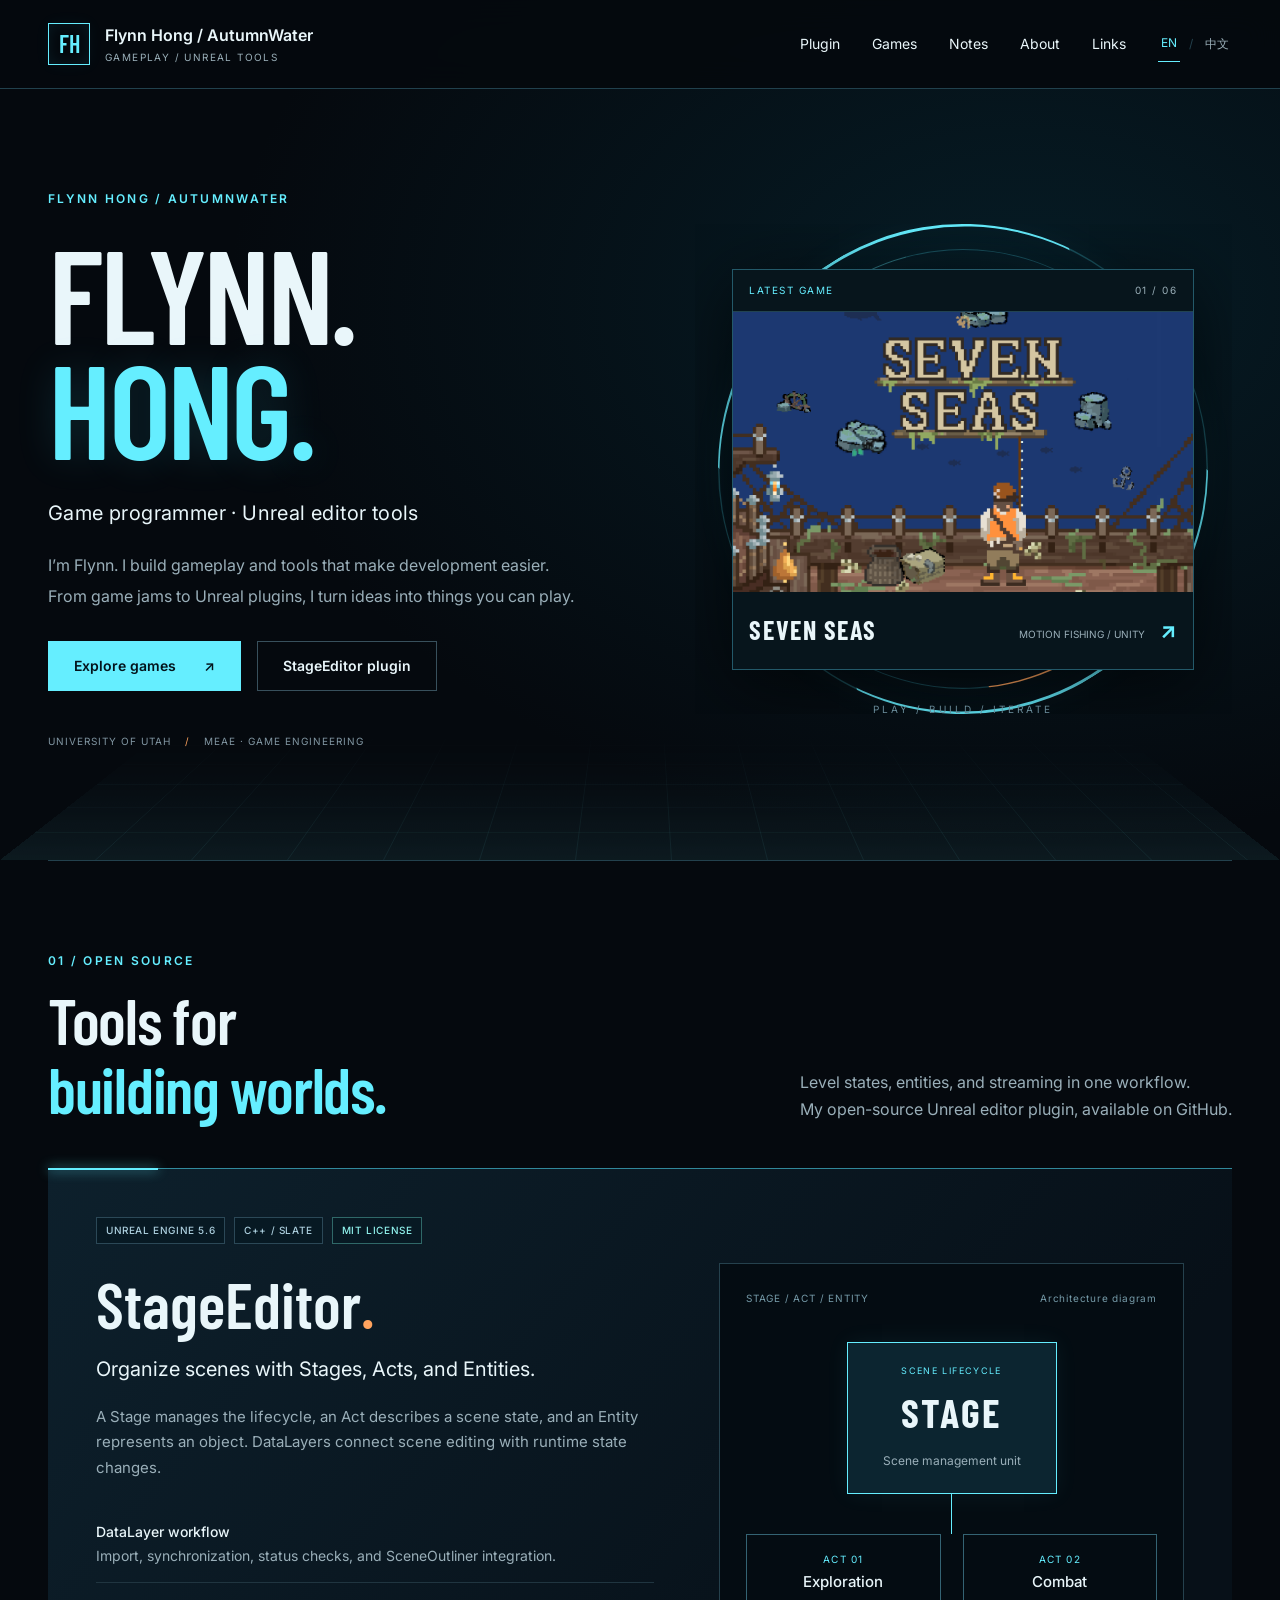
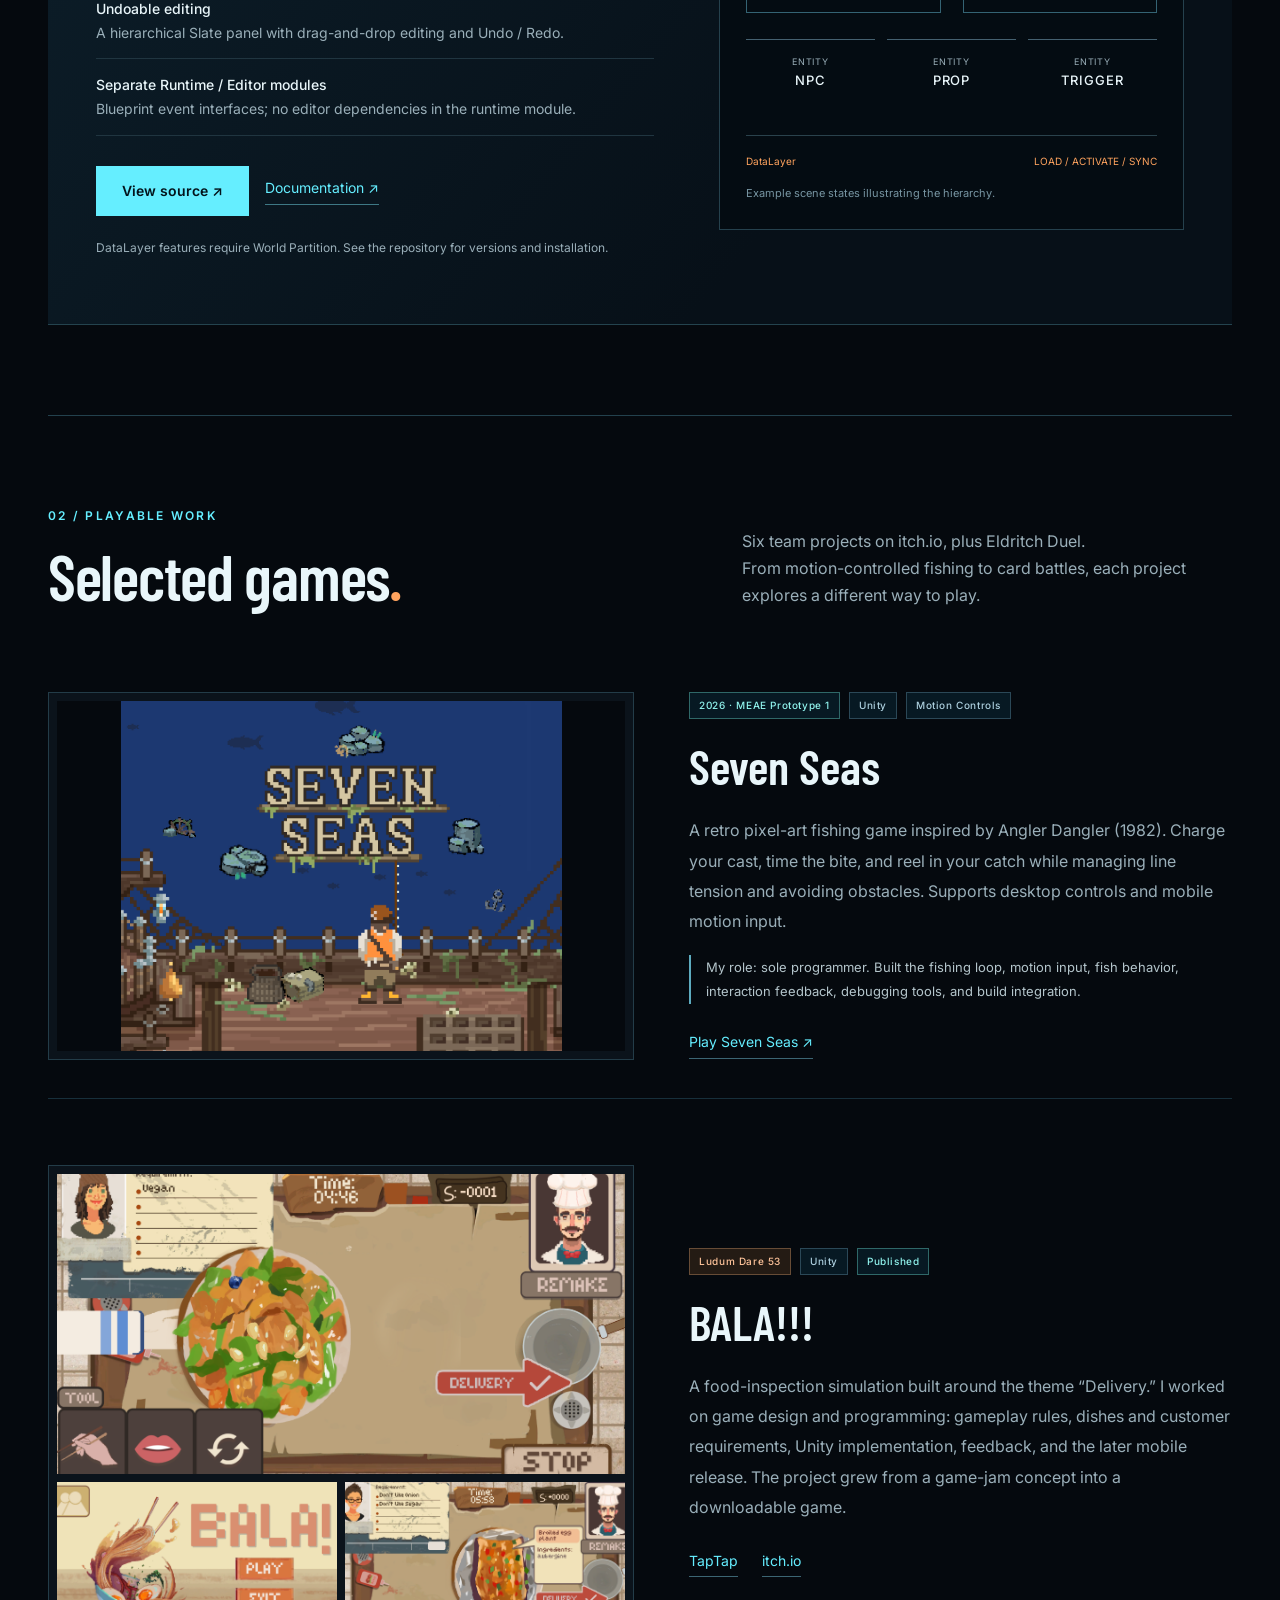
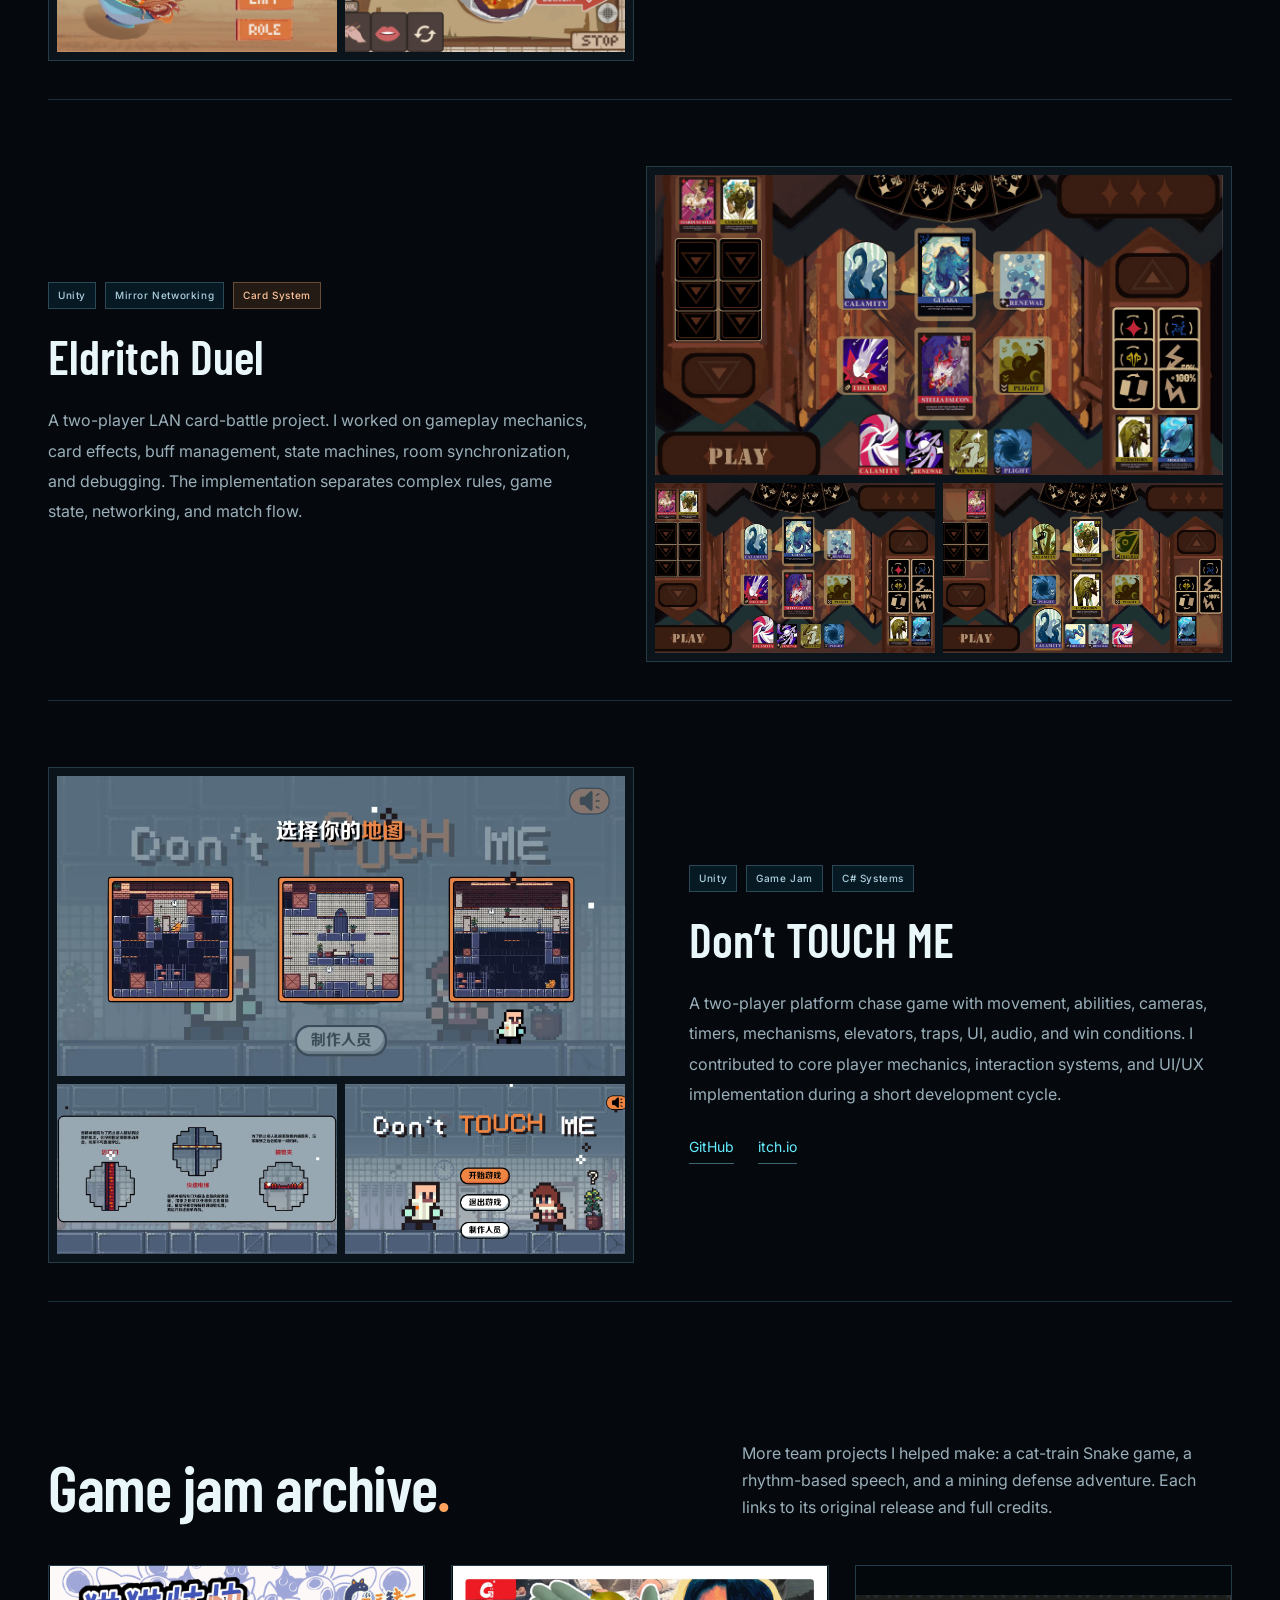
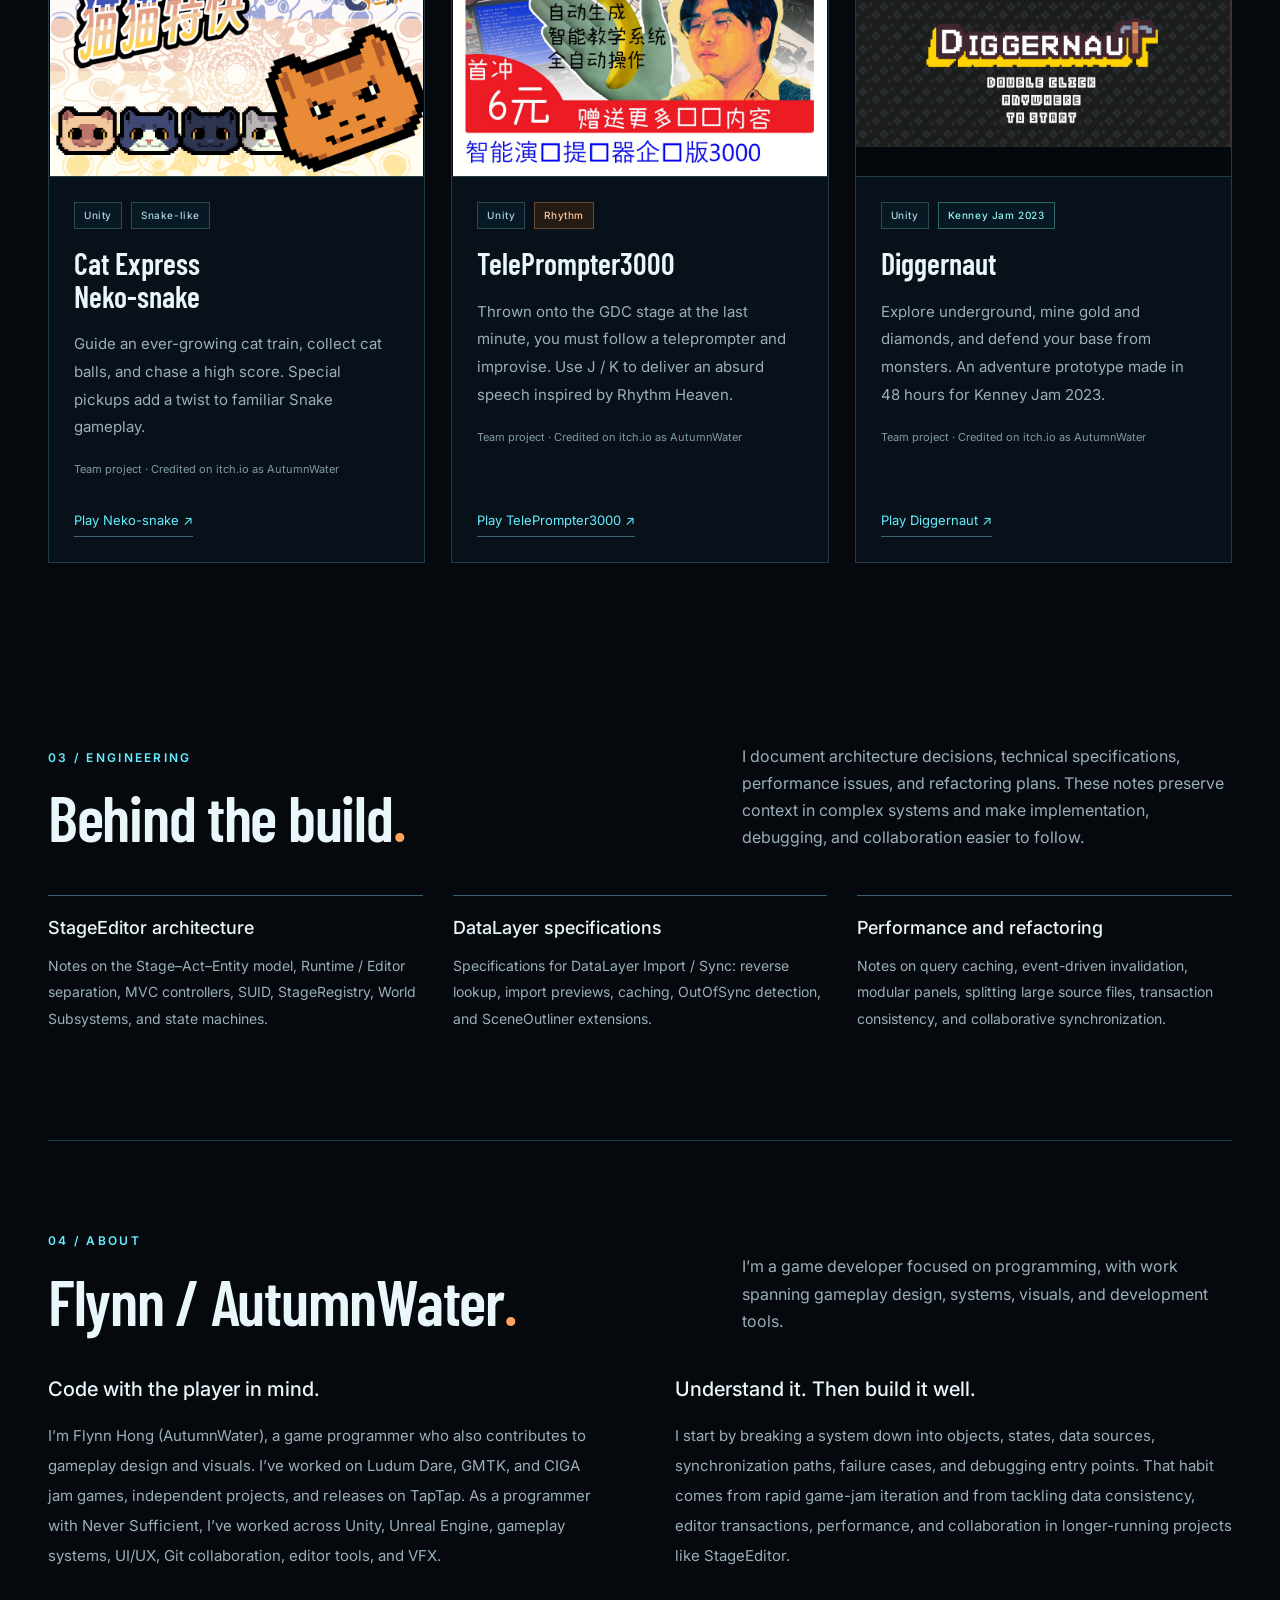
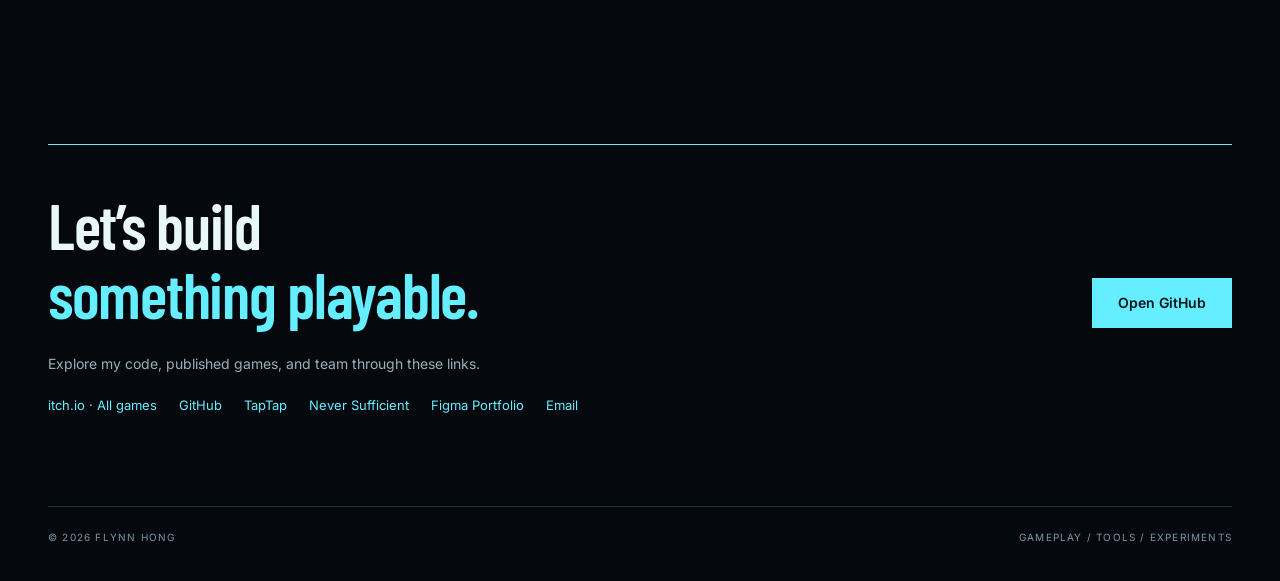
<file: index.html>
<!doctype html>
<html lang="en">
<head>
  <meta charset="utf-8">
  <meta name="viewport" content="width=device-width, initial-scale=1">
  <meta name="description" content="Flynn Hong / AutumnWater — game programmer working across Unity, Unreal Engine, gameplay systems and editor tools."><title>Flynn Hong / AutumnWater - Game Programmer Portfolio</title>
  <link rel="stylesheet" href="styles.css">
  <link rel="alternate" hreflang="en" href="https://superred-hong.github.io/">
  <link rel="alternate" hreflang="zh-CN" href="https://superred-hong.github.io/index.zh.html">
  <link rel="alternate" hreflang="x-default" href="https://superred-hong.github.io/">
  <script src="language.js" defer></script>
</head>
<body>
  <a class="skip-link" href="#main">Skip to content</a>
  <header class="nav-wrap">
    <div class="shell nav">
      <div class="brand">
        <span class="brand-mark">FH</span>
        <div>
          Flynn Hong / AutumnWater
          <small>GAMEPLAY / UNREAL TOOLS</small>
        </div>
      </div>
      <nav aria-label="Main navigation">
        <a href="#tools">Plugin</a>
        <a href="#work">Games</a>
        <a href="#notes">Notes</a>
        <a href="#about">About</a>
        <a href="#contact">Links</a>
      </nav>
      <div class="language-switch" role="group" aria-label="Language"><a href="./" lang="en" aria-current="page">EN</a><span aria-hidden="true">/</span><a href="index.zh.html" lang="zh-CN">中文</a></div>
    </div>
  </header>

  <main class="shell" id="main">
    <section class="hero" aria-labelledby="intro-title">
      <div class="hero-copy">
        <p class="eyebrow">FLYNN HONG / AUTUMNWATER</p>
        <h1 id="intro-title">FLYNN.<br><span>HONG.</span></h1>
        <p class="hero-subtitle">Game programmer · Unreal editor tools</p>
        <p class="lead">I’m Flynn. I build gameplay and tools that make development easier.<br>From game jams to Unreal plugins, I turn ideas into things you can play.</p>
        <div class="hero-actions">
          <a class="button" href="#work">Explore games <span aria-hidden="true">↗</span></a>
          <a class="button secondary" href="#tools">StageEditor plugin</a>
        </div>
        <p class="hero-footnote">UNIVERSITY OF UTAH <span>/</span> MEAE · GAME ENGINEERING</p>
      </div>
      <div class="hero-visual">
        <div class="orbit orbit-one" aria-hidden="true"></div><div class="orbit orbit-two" aria-hidden="true"></div>
        <a class="featured-signal" href="#seven-seas">
          <span class="signal-label">LATEST GAME <span>01 / 06</span></span>
          <img src="seven-seas-cover.png" alt="Seven Seas pixel-art fishing game" width="630" height="500">
          <span class="signal-caption"><strong>SEVEN SEAS</strong><span>MOTION FISHING / UNITY <b aria-hidden="true">↗</b></span></span>
        </a>
        <span class="visual-coordinate" aria-hidden="true">PLAY / BUILD / ITERATE</span>
      </div>
    </section>
    <section id="tools" class="plugin-section" aria-labelledby="plugin-title">
      <div class="section-head">
        <div><span class="section-index">01 / OPEN SOURCE</span><h2 id="plugin-title">Tools for<br><em>building worlds.</em></h2></div>
        <p>Level states, entities, and streaming in one workflow.<br>My open-source Unreal editor plugin, available on GitHub.</p>
      </div>
      <article class="plugin-spotlight">
        <div class="plugin-description">
          <div class="meta"><span class="pill">UNREAL ENGINE 5.6</span><span class="pill">C++ / SLATE</span><span class="pill green">MIT LICENSE</span></div>
          <h3>StageEditor<span class="title-dot">.</span></h3>
          <p class="plugin-intro">Organize scenes with Stages, Acts, and Entities.</p>
          <p>A Stage manages the lifecycle, an Act describes a scene state, and an Entity represents an object. DataLayers connect scene editing with runtime state changes.</p>
          <ul class="plugin-features">
            <li><strong>DataLayer workflow</strong><span>Import, synchronization, status checks, and SceneOutliner integration.</span></li>
            <li><strong>Undoable editing</strong><span>A hierarchical Slate panel with drag-and-drop editing and Undo / Redo.</span></li>
            <li><strong>Separate Runtime / Editor modules</strong><span>Blueprint event interfaces; no editor dependencies in the runtime module.</span></li>
          </ul>
          <div class="hero-actions"><a class="button" href="https://github.com/SuperRed-Hong/StageEditorRepo">View source ↗</a><a class="text-link" href="https://github.com/SuperRed-Hong/StageEditorRepo/blob/main/README.md">Documentation ↗</a></div>
          <p class="plugin-note">DataLayer features require World Partition. See the repository for versions and installation.</p>
        </div>
        <div class="architecture" aria-label="StageEditor architecture diagram: a Stage contains Acts that configure Entity states; DataLayers handle streaming.">
          <div class="architecture-head"><span>STAGE / ACT / ENTITY</span><span>Architecture diagram</span></div>
          <div class="stage-node"><small>SCENE LIFECYCLE</small><strong>STAGE</strong><span>Scene management unit</span></div>
          <div class="branch-line" aria-hidden="true"></div>
          <div class="act-row"><div><small>ACT 01</small><strong>Exploration</strong></div><div><small>ACT 02</small><strong>Combat</strong></div></div>
          <div class="entity-row"><span>ENTITY<br><b>NPC</b></span><span>ENTITY<br><b>PROP</b></span><span>ENTITY<br><b>TRIGGER</b></span></div>
          <div class="architecture-footer"><span>DataLayer</span><span>LOAD / ACTIVATE / SYNC</span></div>
          <p>Example scene states illustrating the hierarchy.</p>
        </div>
      </article>
    </section>

    <section id="work">
      <div class="section-head">
        <div><span class="section-index">02 / PLAYABLE WORK</span><h2>Selected games<span class="title-dot">.</span></h2></div>
        <p>
          Six team projects on itch.io, plus Eldritch Duel.<br>From motion-controlled fishing to card battles, each project explores a different way to play.
        </p>
      </div>

      <article class="feature" id="seven-seas">
        <div class="feature-media single seven-seas-media">
          <img src="seven-seas-cover.png" alt="Seven Seas pixel-art fishing game cover" loading="lazy" width="630" height="500">
        </div>
        <div class="feature-copy">
          <div>
            <div class="meta"><span class="pill green">2026 · MEAE Prototype 1</span><span class="pill blue">Unity</span><span class="pill">Motion Controls</span></div>
            <h3>Seven Seas</h3>
            <p>A retro pixel-art fishing game inspired by Angler Dangler (1982). Charge your cast, time the bite, and reel in your catch while managing line tension and avoiding obstacles. Supports desktop controls and mobile motion input.</p>
            <p class="game-role">My role: sole programmer. Built the fishing loop, motion input, fish behavior, interaction feedback, debugging tools, and build integration.</p>
          </div>
          <div class="work-links"><a href="https://sevenseasgames777.itch.io/sevenseas">Play Seven Seas ↗</a></div>
        </div>
      </article>

      <article class="feature">
        <div class="feature-media">
          <img class="wide" src="site-assets-itch-bala-08.png" alt="BALA gameplay interface">
          <img src="site-assets-itch-bala-06.png" alt="BALA food inspection gameplay">
          <img src="site-assets-itch-bala-09.png" alt="BALA level screenshot">
        </div>
        <div class="feature-copy">
          <div>
            <div class="meta">
              <span class="pill red">Ludum Dare 53</span>
              <span class="pill">Unity</span>
              <span class="pill green">Published</span>
            </div>
            <h3>BALA!!!</h3>
            <p>
              A food-inspection simulation built around the theme “Delivery.” I worked on game design and programming: gameplay rules, dishes and customer requirements, Unity implementation, feedback, and the later mobile release. The project grew from a game-jam concept into a downloadable game.
            </p>
          </div>
          <div class="work-links">
            <a href="https://www.taptap.cn/app/382977">TapTap</a>
            <a href="https://autumnwater.itch.io/bala">itch.io</a>
          </div>
        </div>
      </article>

      <article class="feature reverse">
        <div class="feature-copy">
          <div>
            <div class="meta">
              <span class="pill blue">Unity</span>
              <span class="pill">Mirror Networking</span>
              <span class="pill gold">Card System</span>
            </div>
            <h3>Eldritch Duel</h3>
            <p>
              A two-player LAN card-battle project. I worked on gameplay mechanics, card effects, buff management, state machines, room synchronization, and debugging. The implementation separates complex rules, game state, networking, and match flow.
            </p>
          </div>
        </div>
        <div class="feature-media">
          <img class="wide" src="site-assets-itch-eldritch-duel-gallery-eldritch-07.png" alt="Eldritch Duel battle screen">
          <img src="site-assets-itch-eldritch-duel-gallery-eldritch-14.png" alt="Eldritch Duel gameplay state">
          <img src="site-assets-itch-eldritch-duel-gallery-eldritch-15.png" alt="Eldritch Duel card battle interface">
        </div>
      </article>

      <article class="feature">
        <div class="feature-media">
          <img class="wide" src="site-assets-itch-dont-touch-me-07.jpg" alt="Don't TOUCH ME gameplay screenshot">
          <img src="site-assets-itch-dont-touch-me-08.jpg" alt="Don't TOUCH ME scene screenshot">
          <img src="site-assets-itch-dont-touch-me-12.png" alt="Don't TOUCH ME UI screenshot">
        </div>
        <div class="feature-copy">
          <div>
            <div class="meta">
              <span class="pill">Unity</span>
              <span class="pill blue">Game Jam</span>
              <span class="pill">C# Systems</span>
            </div>
            <h3>Don’t TOUCH ME</h3>
            <p>
              A two-player platform chase game with movement, abilities, cameras, timers, mechanisms, elevators, traps, UI, audio, and win conditions. I contributed to core player mechanics, interaction systems, and UI/UX implementation during a short development cycle.
            </p>
          </div>
          <div class="work-links">
            <a href="https://github.com/SuperRed-Hong/GMTKGameJam">GitHub</a>
            <a href="https://dskhao.itch.io/dont-touch-me">itch.io</a>
          </div>
        </div>
      </article>
    </section>

    <section id="more-games" aria-labelledby="more-games-title">
      <div class="section-head">
        <h2 id="more-games-title">Game jam archive<span class="title-dot">.</span></h2>
        <p>More team projects I helped make: a cat-train Snake game, a rhythm-based speech, and a mining defense adventure. Each links to its original release and full credits.</p>
      </div>
      <div class="game-library">
        <article class="game-card">
          <img src="neko-snake-cover.jpg" alt="Neko-snake game cover" loading="lazy" width="630" height="500">
          <div class="game-card-body">
            <div class="meta"><span class="pill blue">Unity</span><span class="pill">Snake-like</span></div>
            <h3>Cat Express<br>Neko-snake</h3>
            <p>Guide an ever-growing cat train, collect cat balls, and chase a high score. Special pickups add a twist to familiar Snake gameplay.</p>
            <p class="game-role">Team project · Credited on itch.io as AutumnWater</p>
            <div class="work-links"><a href="https://dskhao.itch.io/neko-snake">Play Neko-snake ↗</a></div>
          </div>
        </article>
        <article class="game-card">
          <img src="teleprompter3000-cover.jpg" alt="TelePrompter3000 rhythm game cover" loading="lazy" width="630" height="500">
          <div class="game-card-body">
            <div class="meta"><span class="pill blue">Unity</span><span class="pill gold">Rhythm</span></div>
            <h3>TelePrompter3000</h3>
            <p>Thrown onto the GDC stage at the last minute, you must follow a teleprompter and improvise. Use J / K to deliver an absurd speech inspired by Rhythm Heaven.</p>
            <p class="game-role">Team project · Credited on itch.io as AutumnWater</p>
            <div class="work-links"><a href="https://dskhao.itch.io/teleprompter3000">Play TelePrompter3000 ↗</a></div>
          </div>
        </article>
        <article class="game-card">
          <img src="diggernaut-cover.png" alt="Diggernaut mining adventure cover" loading="lazy" width="630" height="500">
          <div class="game-card-body">
            <div class="meta"><span class="pill blue">Unity</span><span class="pill green">Kenney Jam 2023</span></div>
            <h3>Diggernaut</h3>
            <p>Explore underground, mine gold and diamonds, and defend your base from monsters. An adventure prototype made in 48 hours for Kenney Jam 2023.</p>
            <p class="game-role">Team project · Credited on itch.io as AutumnWater</p>
            <div class="work-links"><a href="https://dskhao.itch.io/diggernaut">Play Diggernaut ↗</a></div>
          </div>
        </article>
      </div>
    </section>

<section id="notes">
      <div class="section-head">
        <div><span class="section-index">03 / ENGINEERING</span><h2>Behind the build<span class="title-dot">.</span></h2></div>
        <p>
          I document architecture decisions, technical specifications, performance issues, and refactoring plans. These notes preserve context in complex systems and make implementation, debugging, and collaboration easier to follow.
        </p>
      </div>
      <div class="note-grid">
        <article class="note-card">
          <h3>StageEditor architecture</h3>
          <p>Notes on the Stage–Act–Entity model, Runtime / Editor separation, MVC controllers, SUID, StageRegistry, World Subsystems, and state machines.</p>
        </article>
        <article class="note-card">
          <h3>DataLayer specifications</h3>
          <p>Specifications for DataLayer Import / Sync: reverse lookup, import previews, caching, OutOfSync detection, and SceneOutliner extensions.</p>
        </article>
        <article class="note-card">
          <h3>Performance and refactoring</h3>
          <p>Notes on query caching, event-driven invalidation, modular panels, splitting large source files, transaction consistency, and collaborative synchronization.</p>
        </article>
</div>
    </section>

    <section id="about">
      <div class="section-head">
        <div><span class="section-index">04 / ABOUT</span><h2>Flynn / AutumnWater<span class="title-dot">.</span></h2></div>
        <p>
          I’m a game developer focused on programming, with work spanning gameplay design, systems, visuals, and development tools.
        </p>
      </div>
      <div class="about-grid">
        <div class="about-panel">
          <h3>Code with the player in mind.</h3>
          <p>
            I’m Flynn Hong (AutumnWater), a game programmer who also contributes to gameplay design and visuals. I’ve worked on Ludum Dare, GMTK, and CIGA jam games, independent projects, and releases on TapTap. As a programmer with Never Sufficient, I’ve worked across Unity, Unreal Engine, gameplay systems, UI/UX, Git collaboration, editor tools, and VFX.
          </p>
        </div>
        <div class="about-panel">
          <h3>Understand it. Then build it well.</h3>
          <p>
            I start by breaking a system down into objects, states, data sources, synchronization paths, failure cases, and debugging entry points. That habit comes from rapid game-jam iteration and from tackling data consistency, editor transactions, performance, and collaboration in longer-running projects like StageEditor.
          </p>
        </div>
      </div>
    </section>

    <section id="contact">
      <div class="contact-band">
        <div>
          <h2>Let’s build<br><em>something playable.</em></h2>
          <p class="body-copy">
            Explore my code, published games, and team through these links.
          </p>
          <div class="link-list">
            <a href="https://autumnwater.itch.io/">itch.io · All games</a>
            <a href="https://github.com/SuperRed-Hong">GitHub</a>
            <a href="https://www.taptap.cn/app/382977">TapTap</a>
            <a href="https://www.neversufficient.com/">Never Sufficient</a>
            <a href="https://www.figma.com/design/6B36AbeSRW9fFag7OqaqXu/%E6%B4%AA%E7%A1%95-%E6%80%BB%E6%8E%92%E7%89%88-%E4%BF%A1%E6%81%AF%E9%A1%B5?node-id=0-1&t=k1GRHHP17CFEtzhb-1">Figma Portfolio</a>
            <a href="mailto:734005065@qq.com">Email</a>
          </div>
        </div>
        <a class="button" href="https://github.com/SuperRed-Hong">Open GitHub</a>
      </div>
    </section>
  </main>

  <footer class="shell">
    © 2026 FLYNN HONG <span>GAMEPLAY / TOOLS / EXPERIMENTS</span>
  </footer>
</body>
</html>
</file>
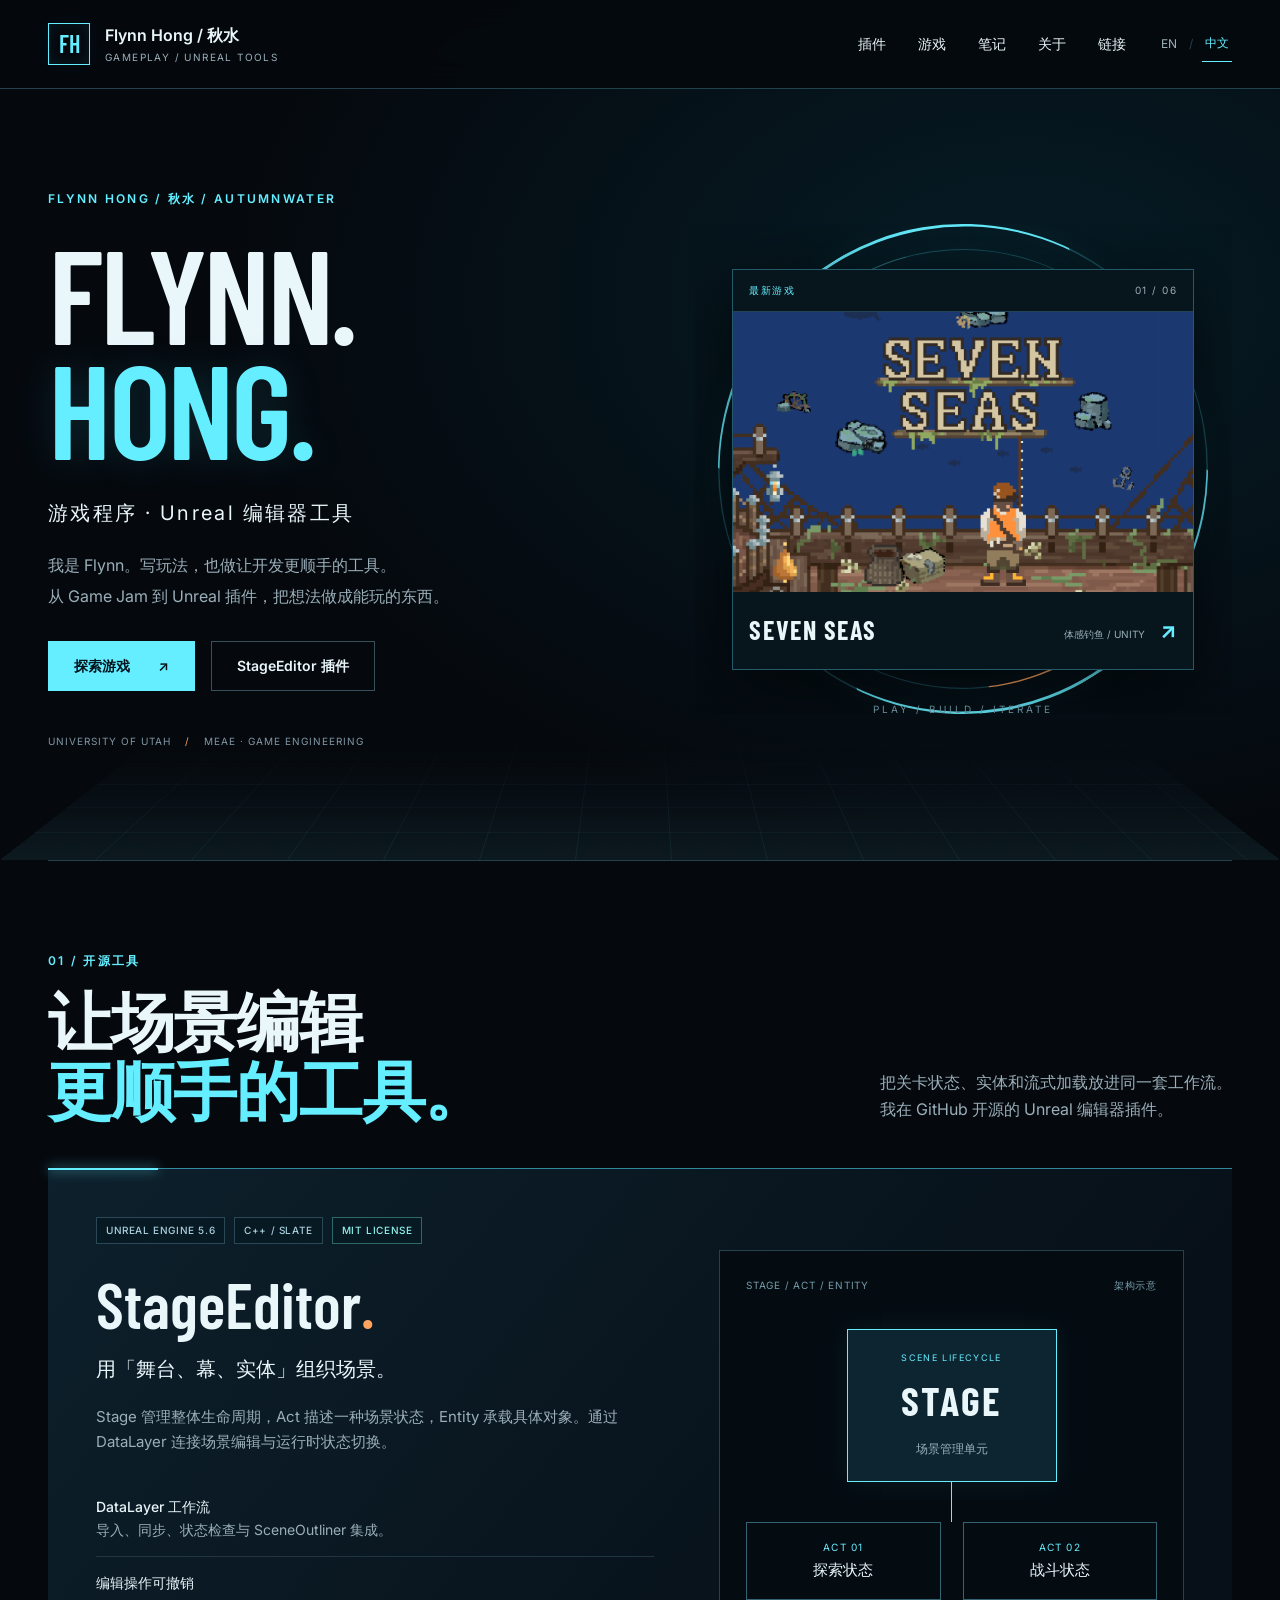
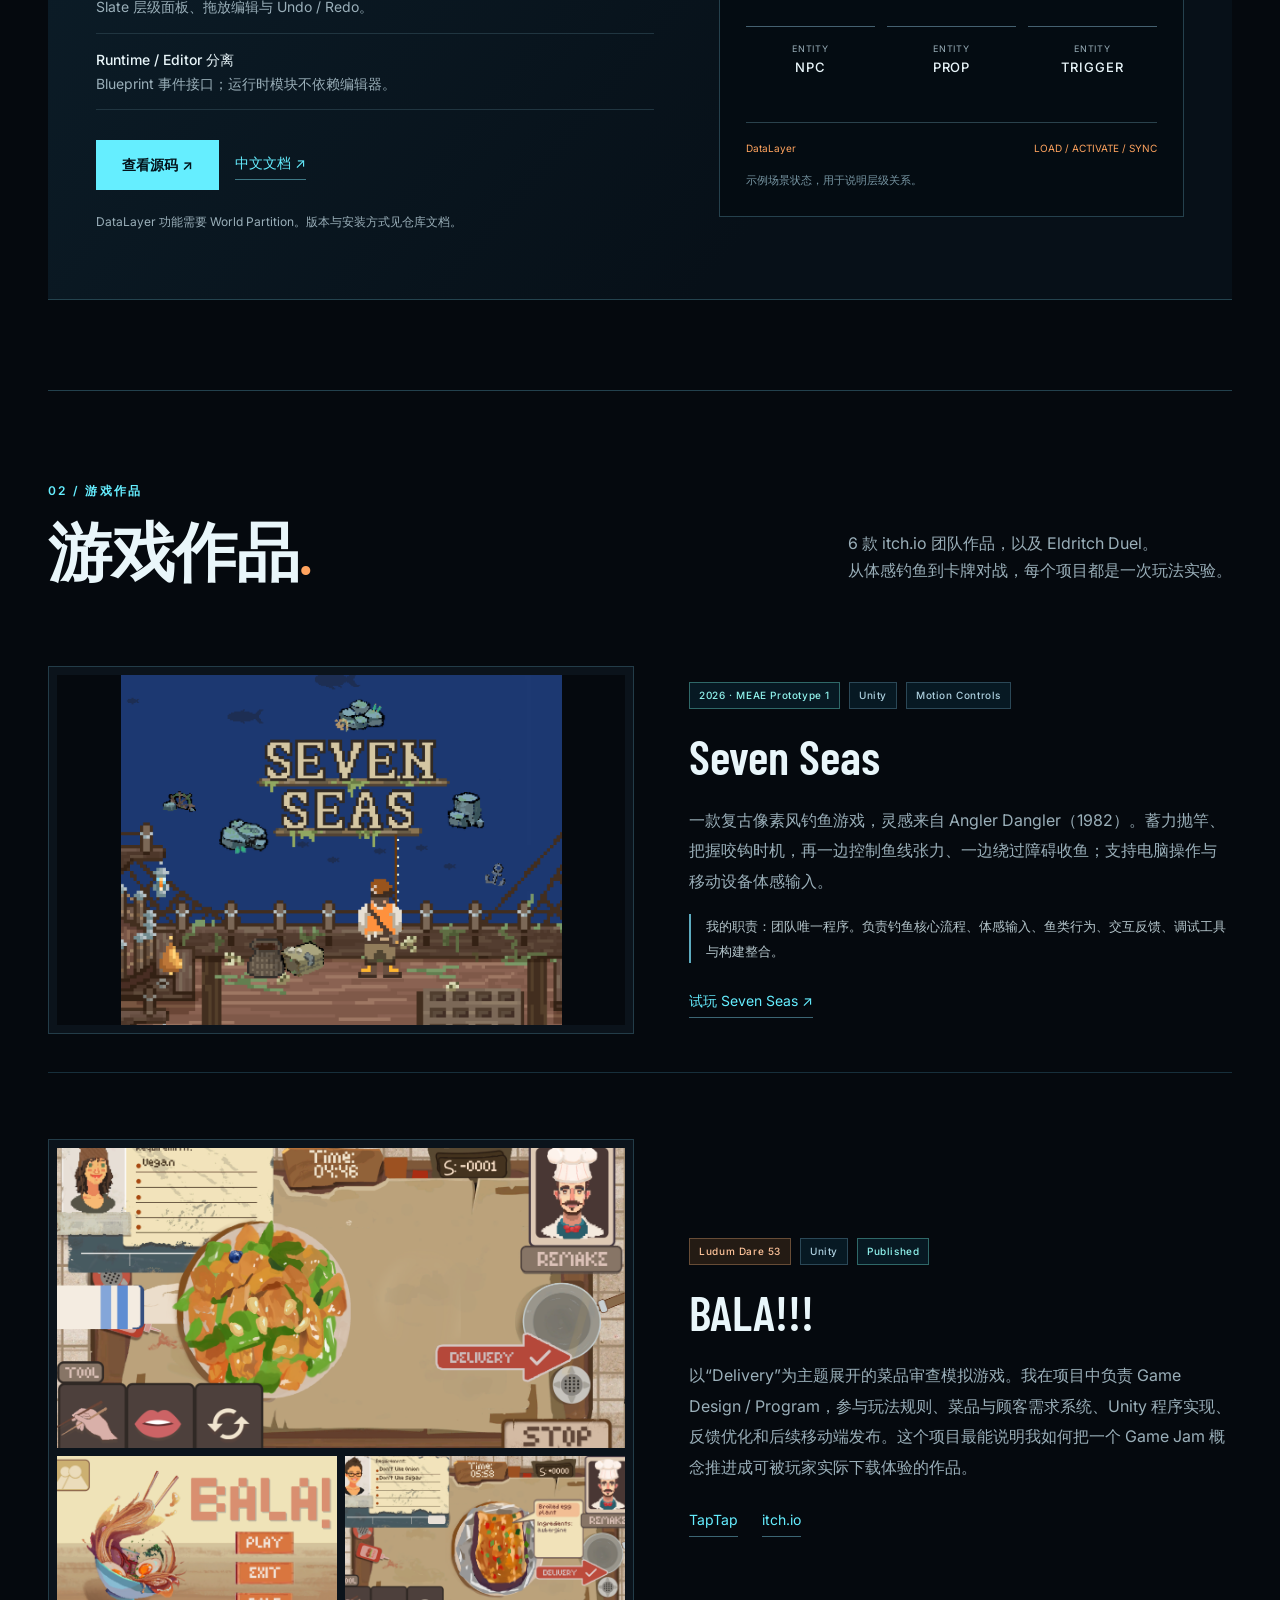
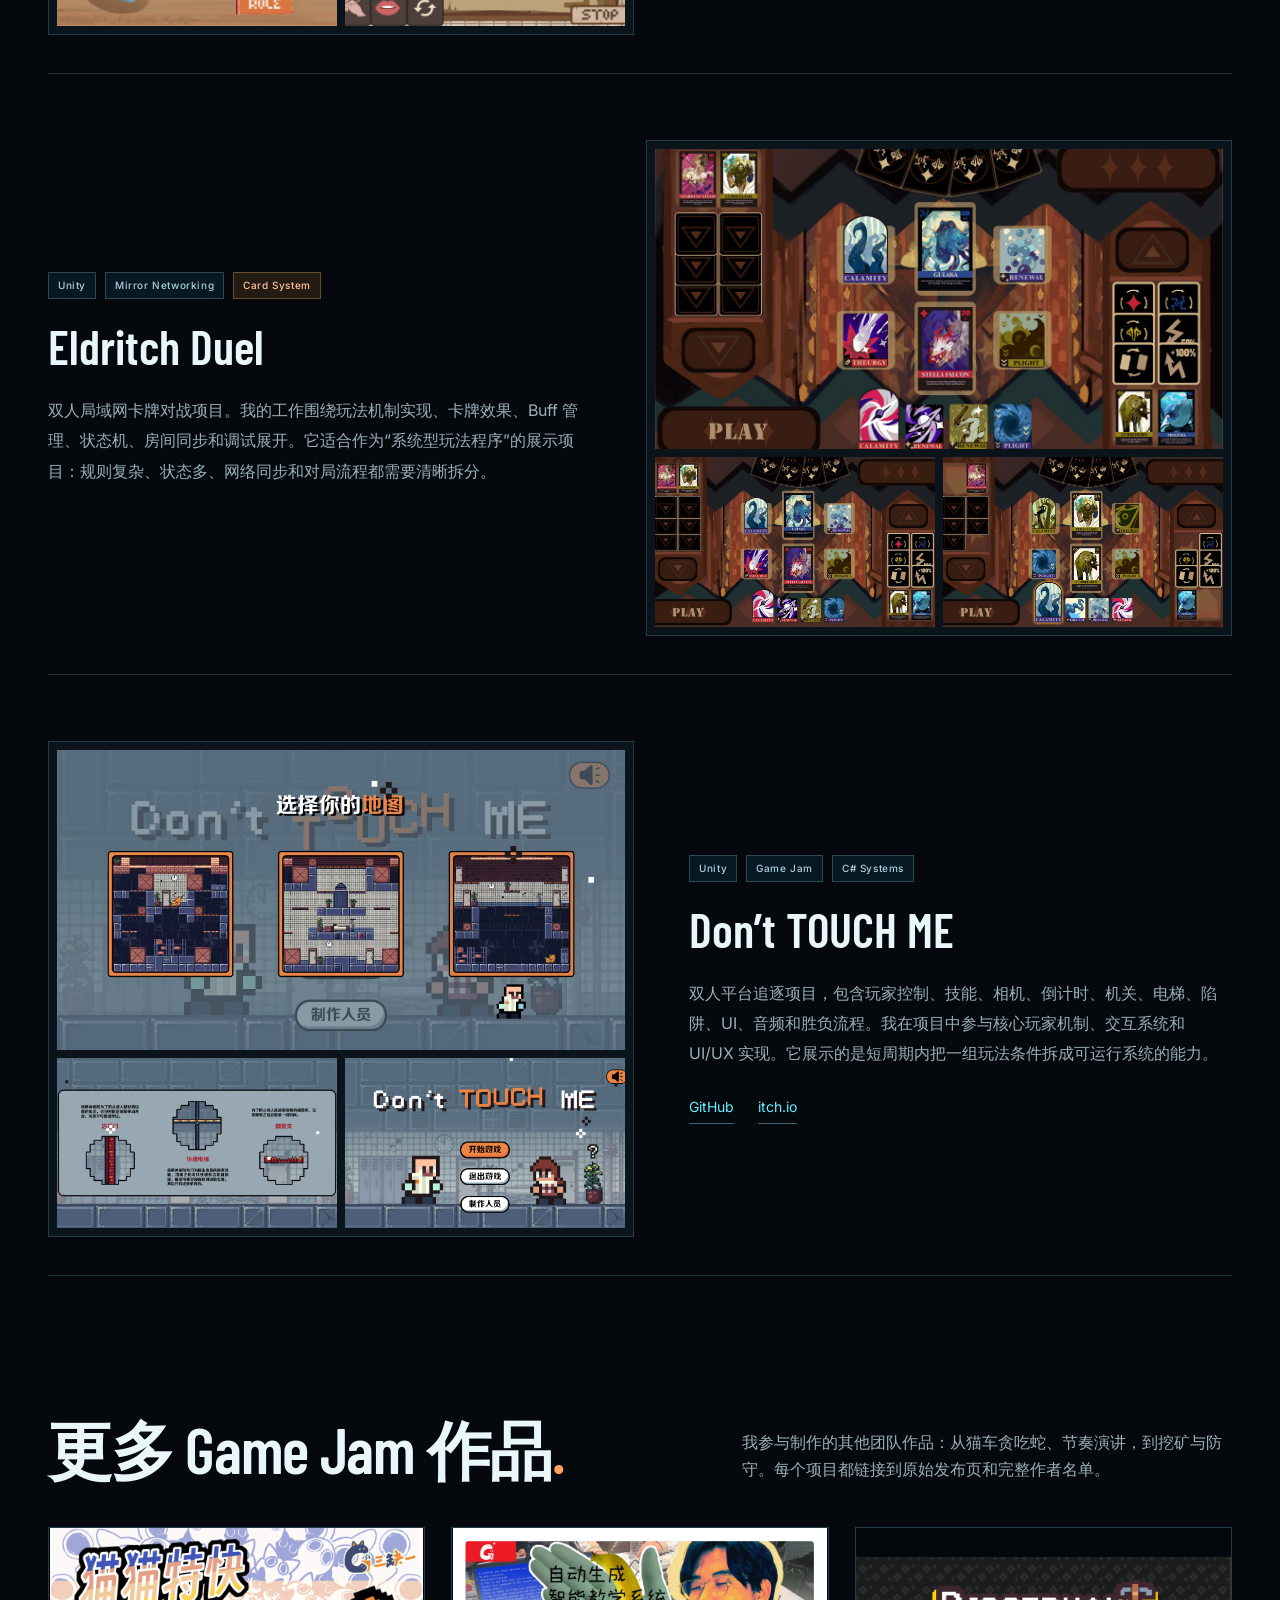
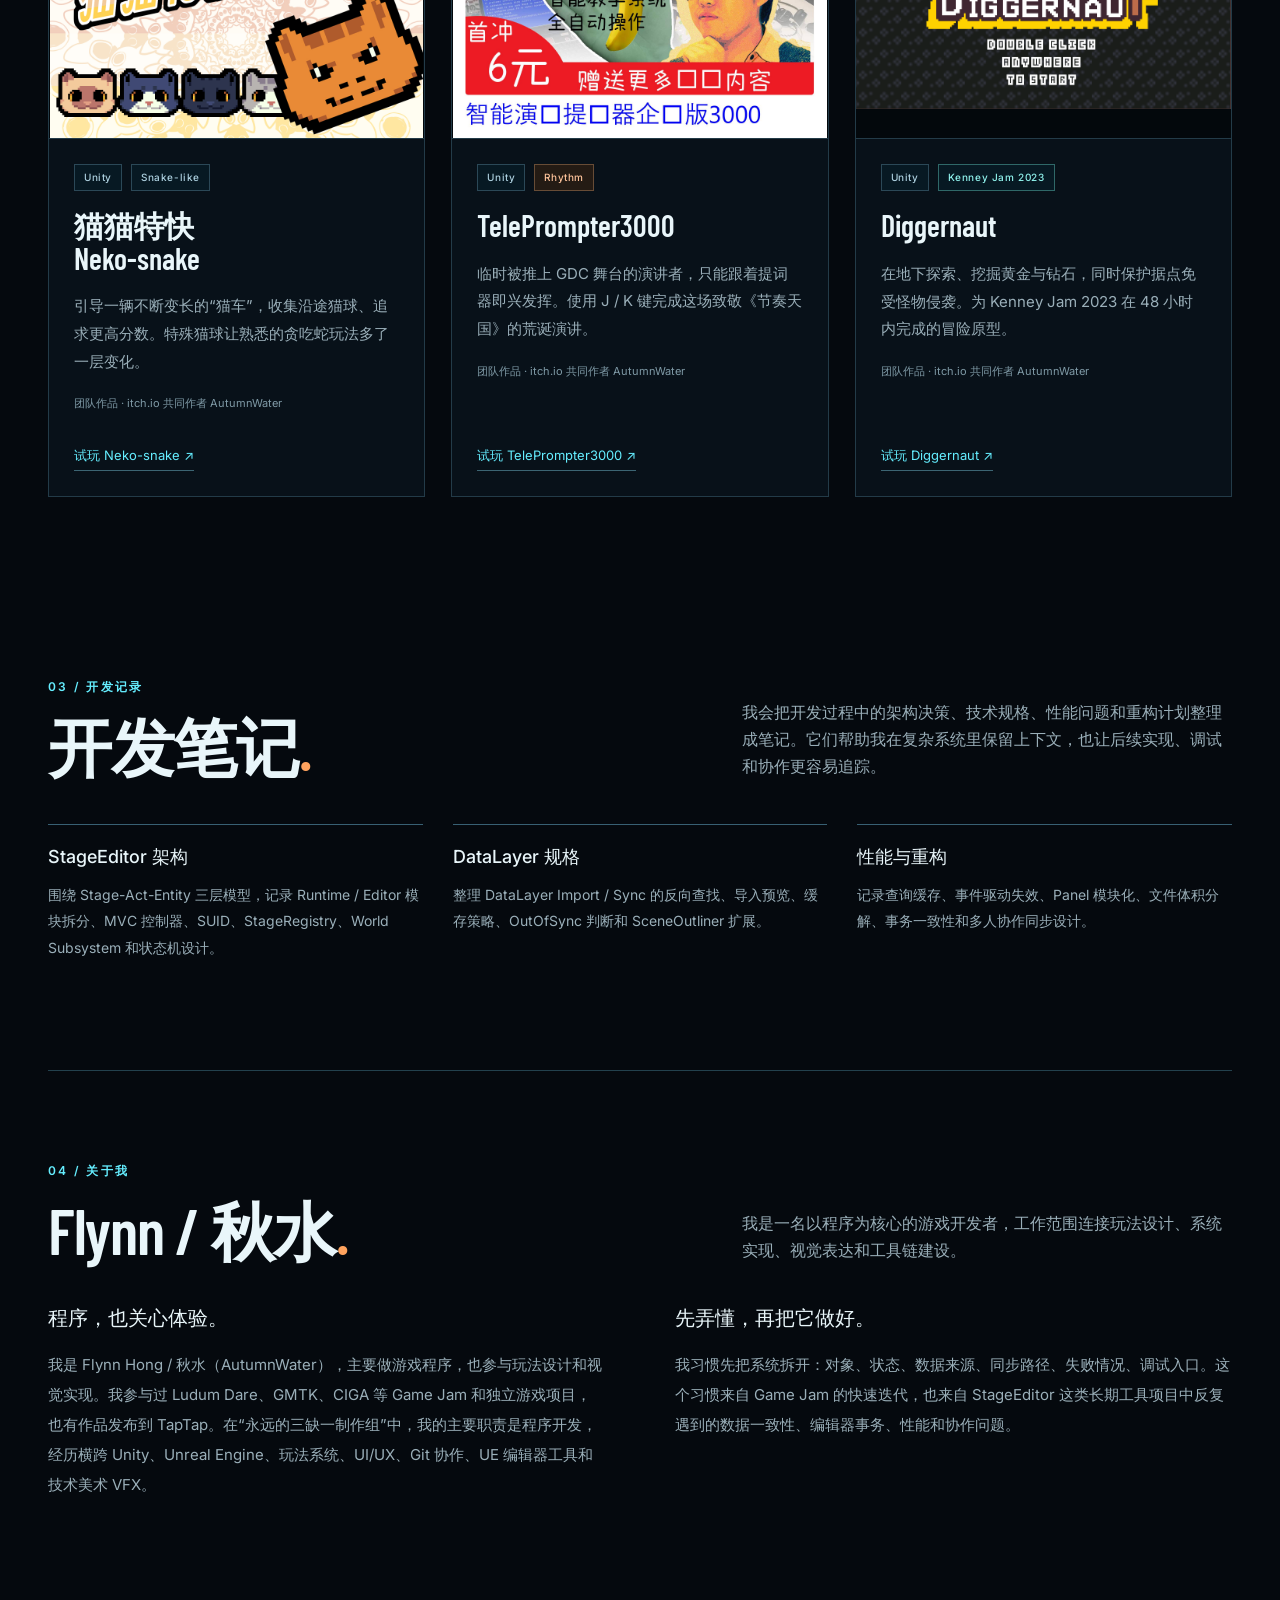
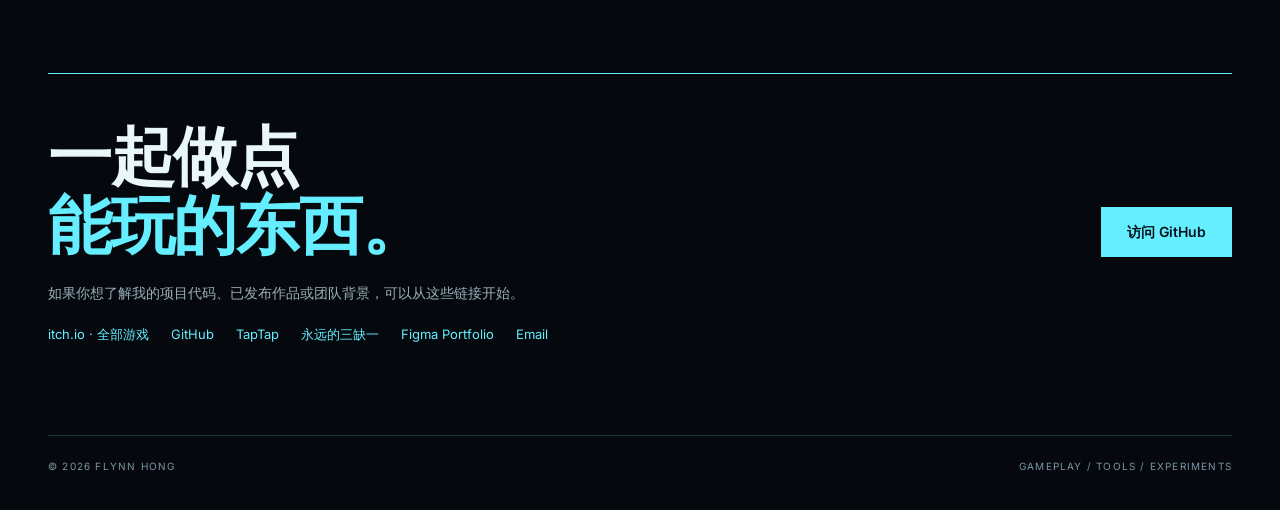
<file: index.zh.html>
<!doctype html>
<html lang="zh-CN">
<head>
  <meta charset="utf-8">
  <meta name="viewport" content="width=device-width, initial-scale=1">
  <meta name="description" content="Flynn Hong / AutumnWater — game programmer working across Unity, Unreal Engine, gameplay systems and editor tools."><title>Flynn Hong / 秋水 (AutumnWater) - Game Programmer Portfolio</title>
  <link rel="stylesheet" href="styles.css">
  <link rel="alternate" hreflang="en" href="https://superred-hong.github.io/">
  <link rel="alternate" hreflang="zh-CN" href="https://superred-hong.github.io/index.zh.html">
  <link rel="alternate" hreflang="x-default" href="https://superred-hong.github.io/">
  <script src="language.js" defer></script>
</head>
<body>
  <a class="skip-link" href="#main">跳到作品内容</a>
  <header class="nav-wrap">
    <div class="shell nav">
      <div class="brand">
        <span class="brand-mark">FH</span>
        <div>
          Flynn Hong / 秋水
          <small>GAMEPLAY / UNREAL TOOLS</small>
        </div>
      </div>
      <nav aria-label="主要导航">
        <a href="#tools">插件</a>
        <a href="#work">游戏</a>
        <a href="#notes">笔记</a>
        <a href="#about">关于</a>
        <a href="#contact">链接</a>
      </nav>
      <div class="language-switch" role="group" aria-label="语言"><a href="./" lang="en">EN</a><span aria-hidden="true">/</span><a href="index.zh.html" lang="zh-CN" aria-current="page">中文</a></div>
    </div>
  </header>

  <main class="shell" id="main">
    <section class="hero" aria-labelledby="intro-title">
      <div class="hero-copy">
        <p class="eyebrow">FLYNN HONG / 秋水 / AUTUMNWATER</p>
        <h1 id="intro-title">FLYNN.<br><span>HONG.</span></h1>
        <p class="hero-subtitle">游戏程序 · Unreal 编辑器工具</p>
        <p class="lead">我是 Flynn。写玩法，也做让开发更顺手的工具。<br>从 Game Jam 到 Unreal 插件，把想法做成能玩的东西。</p>
        <div class="hero-actions">
          <a class="button" href="#work">探索游戏 <span aria-hidden="true">↗</span></a>
          <a class="button secondary" href="#tools">StageEditor 插件</a>
        </div>
        <p class="hero-footnote">UNIVERSITY OF UTAH <span>/</span> MEAE · GAME ENGINEERING</p>
      </div>
      <div class="hero-visual">
        <div class="orbit orbit-one" aria-hidden="true"></div><div class="orbit orbit-two" aria-hidden="true"></div>
        <a class="featured-signal" href="#seven-seas">
          <span class="signal-label">最新游戏 <span>01 / 06</span></span>
          <img src="seven-seas-cover.png" alt="Seven Seas 像素钓鱼游戏" width="630" height="500">
          <span class="signal-caption"><strong>SEVEN SEAS</strong><span>体感钓鱼 / UNITY <b aria-hidden="true">↗</b></span></span>
        </a>
        <span class="visual-coordinate" aria-hidden="true">PLAY / BUILD / ITERATE</span>
      </div>
    </section>
    <section id="tools" class="plugin-section" aria-labelledby="plugin-title">
      <div class="section-head">
        <div><span class="section-index">01 / 开源工具</span><h2 id="plugin-title">让场景编辑<br><em>更顺手的工具。</em></h2></div>
        <p>把关卡状态、实体和流式加载放进同一套工作流。<br>我在 GitHub 开源的 Unreal 编辑器插件。</p>
      </div>
      <article class="plugin-spotlight">
        <div class="plugin-description">
          <div class="meta"><span class="pill">UNREAL ENGINE 5.6</span><span class="pill">C++ / SLATE</span><span class="pill green">MIT LICENSE</span></div>
          <h3>StageEditor<span class="title-dot">.</span></h3>
          <p class="plugin-intro">用「舞台、幕、实体」组织场景。</p>
          <p>Stage 管理整体生命周期，Act 描述一种场景状态，Entity 承载具体对象。通过 DataLayer 连接场景编辑与运行时状态切换。</p>
          <ul class="plugin-features">
            <li><strong>DataLayer 工作流</strong><span>导入、同步、状态检查与 SceneOutliner 集成。</span></li>
            <li><strong>编辑操作可撤销</strong><span>Slate 层级面板、拖放编辑与 Undo / Redo。</span></li>
            <li><strong>Runtime / Editor 分离</strong><span>Blueprint 事件接口；运行时模块不依赖编辑器。</span></li>
          </ul>
          <div class="hero-actions"><a class="button" href="https://github.com/SuperRed-Hong/StageEditorRepo">查看源码 ↗</a><a class="text-link" href="https://github.com/SuperRed-Hong/StageEditorRepo/blob/main/README_CN.md">中文文档 ↗</a></div>
          <p class="plugin-note">DataLayer 功能需要 World Partition。版本与安装方式见仓库文档。</p>
        </div>
        <div class="architecture" aria-label="StageEditor 架构示意：Stage 包含多个 Act，各 Act 配置 Entity 状态；DataLayer 负责流式加载。">
          <div class="architecture-head"><span>STAGE / ACT / ENTITY</span><span>架构示意</span></div>
          <div class="stage-node"><small>SCENE LIFECYCLE</small><strong>STAGE</strong><span>场景管理单元</span></div>
          <div class="branch-line" aria-hidden="true"></div>
          <div class="act-row"><div><small>ACT 01</small><strong>探索状态</strong></div><div><small>ACT 02</small><strong>战斗状态</strong></div></div>
          <div class="entity-row"><span>ENTITY<br><b>NPC</b></span><span>ENTITY<br><b>PROP</b></span><span>ENTITY<br><b>TRIGGER</b></span></div>
          <div class="architecture-footer"><span>DataLayer</span><span>LOAD / ACTIVATE / SYNC</span></div>
          <p>示例场景状态，用于说明层级关系。</p>
        </div>
      </article>
    </section>

    <section id="work">
      <div class="section-head">
        <div><span class="section-index">02 / 游戏作品</span><h2>游戏作品<span class="title-dot">.</span></h2></div>
        <p>
          6 款 itch.io 团队作品，以及 Eldritch Duel。<br>从体感钓鱼到卡牌对战，每个项目都是一次玩法实验。
        </p>
      </div>

      <article class="feature" id="seven-seas">
        <div class="feature-media single seven-seas-media">
          <img src="seven-seas-cover.png" alt="Seven Seas 像素风钓鱼游戏封面" loading="lazy" width="630" height="500">
        </div>
        <div class="feature-copy">
          <div>
            <div class="meta"><span class="pill green">2026 · MEAE Prototype 1</span><span class="pill blue">Unity</span><span class="pill">Motion Controls</span></div>
            <h3>Seven Seas</h3>
            <p>一款复古像素风钓鱼游戏，灵感来自 Angler Dangler（1982）。蓄力抛竿、把握咬钩时机，再一边控制鱼线张力、一边绕过障碍收鱼；支持电脑操作与移动设备体感输入。</p>
            <p class="game-role">我的职责：团队唯一程序。负责钓鱼核心流程、体感输入、鱼类行为、交互反馈、调试工具与构建整合。</p>
          </div>
          <div class="work-links"><a href="https://sevenseasgames777.itch.io/sevenseas">试玩 Seven Seas ↗</a></div>
        </div>
      </article>

      <article class="feature">
        <div class="feature-media">
          <img class="wide" src="site-assets-itch-bala-08.png" alt="BALA gameplay interface">
          <img src="site-assets-itch-bala-06.png" alt="BALA food inspection gameplay">
          <img src="site-assets-itch-bala-09.png" alt="BALA level screenshot">
        </div>
        <div class="feature-copy">
          <div>
            <div class="meta">
              <span class="pill red">Ludum Dare 53</span>
              <span class="pill">Unity</span>
              <span class="pill green">Published</span>
            </div>
            <h3>BALA!!!</h3>
            <p>
              以“Delivery”为主题展开的菜品审查模拟游戏。我在项目中负责 Game Design / Program，参与玩法规则、菜品与顾客需求系统、Unity 程序实现、反馈优化和后续移动端发布。这个项目最能说明我如何把一个 Game Jam 概念推进成可被玩家实际下载体验的作品。
            </p>
          </div>
          <div class="work-links">
            <a href="https://www.taptap.cn/app/382977">TapTap</a>
            <a href="https://autumnwater.itch.io/bala">itch.io</a>
          </div>
        </div>
      </article>

      <article class="feature reverse">
        <div class="feature-copy">
          <div>
            <div class="meta">
              <span class="pill blue">Unity</span>
              <span class="pill">Mirror Networking</span>
              <span class="pill gold">Card System</span>
            </div>
            <h3>Eldritch Duel</h3>
            <p>
              双人局域网卡牌对战项目。我的工作围绕玩法机制实现、卡牌效果、Buff 管理、状态机、房间同步和调试展开。它适合作为“系统型玩法程序”的展示项目：规则复杂、状态多、网络同步和对局流程都需要清晰拆分。
            </p>
          </div>
        </div>
        <div class="feature-media">
          <img class="wide" src="site-assets-itch-eldritch-duel-gallery-eldritch-07.png" alt="Eldritch Duel battle screen">
          <img src="site-assets-itch-eldritch-duel-gallery-eldritch-14.png" alt="Eldritch Duel gameplay state">
          <img src="site-assets-itch-eldritch-duel-gallery-eldritch-15.png" alt="Eldritch Duel card battle interface">
        </div>
      </article>

      <article class="feature">
        <div class="feature-media">
          <img class="wide" src="site-assets-itch-dont-touch-me-07.jpg" alt="Don't TOUCH ME gameplay screenshot">
          <img src="site-assets-itch-dont-touch-me-08.jpg" alt="Don't TOUCH ME scene screenshot">
          <img src="site-assets-itch-dont-touch-me-12.png" alt="Don't TOUCH ME UI screenshot">
        </div>
        <div class="feature-copy">
          <div>
            <div class="meta">
              <span class="pill">Unity</span>
              <span class="pill blue">Game Jam</span>
              <span class="pill">C# Systems</span>
            </div>
            <h3>Don’t TOUCH ME</h3>
            <p>
              双人平台追逐项目，包含玩家控制、技能、相机、倒计时、机关、电梯、陷阱、UI、音频和胜负流程。我在项目中参与核心玩家机制、交互系统和 UI/UX 实现。它展示的是短周期内把一组玩法条件拆成可运行系统的能力。
            </p>
          </div>
          <div class="work-links">
            <a href="https://github.com/SuperRed-Hong/GMTKGameJam">GitHub</a>
            <a href="https://dskhao.itch.io/dont-touch-me">itch.io</a>
          </div>
        </div>
      </article>
    </section>

    <section id="more-games" aria-labelledby="more-games-title">
      <div class="section-head">
        <h2 id="more-games-title">更多 Game Jam 作品<span class="title-dot">.</span></h2>
        <p>我参与制作的其他团队作品：从猫车贪吃蛇、节奏演讲，到挖矿与防守。每个项目都链接到原始发布页和完整作者名单。</p>
      </div>
      <div class="game-library">
        <article class="game-card">
          <img src="neko-snake-cover.jpg" alt="猫猫特快 Neko-snake 游戏封面" loading="lazy" width="630" height="500">
          <div class="game-card-body">
            <div class="meta"><span class="pill blue">Unity</span><span class="pill">Snake-like</span></div>
            <h3>猫猫特快<br>Neko-snake</h3>
            <p>引导一辆不断变长的“猫车”，收集沿途猫球、追求更高分数。特殊猫球让熟悉的贪吃蛇玩法多了一层变化。</p>
            <p class="game-role">团队作品 · itch.io 共同作者 AutumnWater</p>
            <div class="work-links"><a href="https://dskhao.itch.io/neko-snake">试玩 Neko-snake ↗</a></div>
          </div>
        </article>
        <article class="game-card">
          <img src="teleprompter3000-cover.jpg" alt="TelePrompter3000 节奏演讲游戏封面" loading="lazy" width="630" height="500">
          <div class="game-card-body">
            <div class="meta"><span class="pill blue">Unity</span><span class="pill gold">Rhythm</span></div>
            <h3>TelePrompter3000</h3>
            <p>临时被推上 GDC 舞台的演讲者，只能跟着提词器即兴发挥。使用 J / K 键完成这场致敬《节奏天国》的荒诞演讲。</p>
            <p class="game-role">团队作品 · itch.io 共同作者 AutumnWater</p>
            <div class="work-links"><a href="https://dskhao.itch.io/teleprompter3000">试玩 TelePrompter3000 ↗</a></div>
          </div>
        </article>
        <article class="game-card">
          <img src="diggernaut-cover.png" alt="Diggernaut 挖矿冒险游戏封面" loading="lazy" width="630" height="500">
          <div class="game-card-body">
            <div class="meta"><span class="pill blue">Unity</span><span class="pill green">Kenney Jam 2023</span></div>
            <h3>Diggernaut</h3>
            <p>在地下探索、挖掘黄金与钻石，同时保护据点免受怪物侵袭。为 Kenney Jam 2023 在 48 小时内完成的冒险原型。</p>
            <p class="game-role">团队作品 · itch.io 共同作者 AutumnWater</p>
            <div class="work-links"><a href="https://dskhao.itch.io/diggernaut">试玩 Diggernaut ↗</a></div>
          </div>
        </article>
      </div>
    </section>

<section id="notes">
      <div class="section-head">
        <div><span class="section-index">03 / 开发记录</span><h2>开发笔记<span class="title-dot">.</span></h2></div>
        <p>
          我会把开发过程中的架构决策、技术规格、性能问题和重构计划整理成笔记。它们帮助我在复杂系统里保留上下文，也让后续实现、调试和协作更容易追踪。
        </p>
      </div>
      <div class="note-grid">
        <article class="note-card">
          <h3>StageEditor 架构</h3>
          <p>围绕 Stage-Act-Entity 三层模型，记录 Runtime / Editor 模块拆分、MVC 控制器、SUID、StageRegistry、World Subsystem 和状态机设计。</p>
        </article>
        <article class="note-card">
          <h3>DataLayer 规格</h3>
          <p>整理 DataLayer Import / Sync 的反向查找、导入预览、缓存策略、OutOfSync 判断和 SceneOutliner 扩展。</p>
        </article>
        <article class="note-card">
          <h3>性能与重构</h3>
          <p>记录查询缓存、事件驱动失效、Panel 模块化、文件体积分解、事务一致性和多人协作同步设计。</p>
        </article>
</div>
    </section>

    <section id="about">
      <div class="section-head">
        <div><span class="section-index">04 / 关于我</span><h2>Flynn / 秋水<span class="title-dot">.</span></h2></div>
        <p>
          我是一名以程序为核心的游戏开发者，工作范围连接玩法设计、系统实现、视觉表达和工具链建设。
        </p>
      </div>
      <div class="about-grid">
        <div class="about-panel">
          <h3>程序，也关心体验。</h3>
          <p>
            我是 Flynn Hong / 秋水（AutumnWater），主要做游戏程序，也参与玩法设计和视觉实现。我参与过 Ludum Dare、GMTK、CIGA 等 Game Jam 和独立游戏项目，也有作品发布到 TapTap。在“永远的三缺一制作组”中，我的主要职责是程序开发，经历横跨 Unity、Unreal Engine、玩法系统、UI/UX、Git 协作、UE 编辑器工具和技术美术 VFX。
          </p>
        </div>
        <div class="about-panel">
          <h3>先弄懂，再把它做好。</h3>
          <p>
            我习惯先把系统拆开：对象、状态、数据来源、同步路径、失败情况、调试入口。这个习惯来自 Game Jam 的快速迭代，也来自 StageEditor 这类长期工具项目中反复遇到的数据一致性、编辑器事务、性能和协作问题。
          </p>
        </div>
      </div>
    </section>

    <section id="contact">
      <div class="contact-band">
        <div>
          <h2>一起做点<br><em>能玩的东西。</em></h2>
          <p class="body-copy">
            如果你想了解我的项目代码、已发布作品或团队背景，可以从这些链接开始。
          </p>
          <div class="link-list">
            <a href="https://autumnwater.itch.io/">itch.io · 全部游戏</a>
            <a href="https://github.com/SuperRed-Hong">GitHub</a>
            <a href="https://www.taptap.cn/app/382977">TapTap</a>
            <a href="https://www.neversufficient.com/">永远的三缺一</a>
            <a href="https://www.figma.com/design/6B36AbeSRW9fFag7OqaqXu/%E6%B4%AA%E7%A1%95-%E6%80%BB%E6%8E%92%E7%89%88-%E4%BF%A1%E6%81%AF%E9%A1%B5?node-id=0-1&t=k1GRHHP17CFEtzhb-1">Figma Portfolio</a>
            <a href="mailto:734005065@qq.com">Email</a>
          </div>
        </div>
        <a class="button" href="https://github.com/SuperRed-Hong">访问 GitHub</a>
      </div>
    </section>
  </main>

  <footer class="shell">
    © 2026 FLYNN HONG <span>GAMEPLAY / TOOLS / EXPERIMENTS</span>
  </footer>
</body>
</html>
</file>
<file: styles.css>
@import url('https://fonts.googleapis.com/css2?family=Barlow+Condensed:wght@500;600;700;800&family=Inter:wght@400;500;600;700&display=swap');
:root{color-scheme:dark;--bg:#05090e;--surface:#0a141d;--ink:#e9f6fa;--muted:#9aafb9;--cyan:#65eeff;--line:#23414d;--orange:#ffa35e;font-family:Inter,"Microsoft YaHei",sans-serif}
*{box-sizing:border-box}html{scroll-behavior:smooth}body{margin:0;background:var(--bg);color:var(--ink);font-size:16px;line-height:1.7}body::before{content:"";position:absolute;z-index:-1;top:0;left:0;right:0;height:1000px;background:radial-gradient(ellipse at 80% 30%,#07344370,transparent 55%);pointer-events:none}a{color:inherit;text-decoration:none}a:hover{color:var(--cyan)}a:focus-visible,button:focus-visible{outline:2px solid var(--orange);outline-offset:6px}img{display:block;max-width:100%;height:auto}p{margin:0 0 18px}h1,h2,h3{margin:0;line-height:1.08}h2{font-family:"Barlow Condensed",Inter,sans-serif;font-size:clamp(40px,5vw,66px);font-weight:600;letter-spacing:-.02em}h2 em{font-style:normal;color:var(--cyan)}h3{font-size:26px;font-weight:600}small{font-size:12px}.shell{max-width:1280px;width:calc(100% - 96px);margin:auto}section{padding:90px 0;scroll-margin-top:80px}.skip-link{position:fixed;left:20px;top:-100px;background:var(--cyan);color:#000;padding:12px;z-index:99}.skip-link:focus{top:10px}
.nav-wrap{position:sticky;top:0;z-index:20;background:#05090eea;backdrop-filter:blur(16px);border-bottom:1px solid #21414d}.nav{display:flex;align-items:center;justify-content:space-between;min-height:88px;gap:32px}.brand{display:flex;align-items:center;gap:15px;font-weight:600;line-height:1.4}.brand-mark{display:grid;place-items:center;width:42px;height:42px;border:1px solid var(--cyan);color:var(--cyan);box-shadow:inset 0 0 16px #41dfff16,0 0 16px #41dfff0c;font-family:"Barlow Condensed",sans-serif;font-size:24px}.brand small{display:block;font-weight:400;letter-spacing:.14em;color:var(--muted);font-size:10px;margin-top:4px}nav{display:flex;gap:32px;font-size:14px}nav a{padding:12px 0;position:relative}nav a::after{content:"";position:absolute;height:1px;bottom:4px;left:0;right:100%;background:var(--cyan);transition:right .2s}nav a:hover::after{right:0}
.hero{display:grid;grid-template-columns:1.1fr 1fr;align-items:center;gap:56px;min-height:750px;padding:100px 0 110px;position:relative;isolation:isolate}.hero::after{content:"";position:absolute;left:-48px;right:-48px;bottom:0;height:220px;background:linear-gradient(transparent,#65eeff12),repeating-linear-gradient(90deg,transparent 0 95px,#65eeff12 95px 96px),repeating-linear-gradient(0deg,transparent 0 39px,#65eeff12 39px 40px);mask-image:linear-gradient(transparent,#000);transform:perspective(450px) rotateX(42deg);transform-origin:bottom;z-index:-1}.eyebrow,.section-index{display:block;color:var(--cyan);font-size:12px;letter-spacing:.19em;font-weight:600;margin-bottom:26px}.hero h1{font-family:"Barlow Condensed",Impact,sans-serif;font-size:clamp(85px,10.4vw,152px);font-weight:600;letter-spacing:-.025em;line-height:.86;margin:26px 0 32px}.hero h1 span{color:var(--cyan);text-shadow:0 0 38px #42d8f227}.hero-subtitle{font-size:20px;letter-spacing:.12em;margin-bottom:20px}.lead{max-width:530px;color:var(--muted);line-height:1.9;font-size:16px}.hero-actions{display:flex;flex-wrap:wrap;gap:16px;align-items:center;margin-top:30px}.button{display:inline-flex;justify-content:center;align-items:center;gap:28px;min-height:48px;padding:12px 25px;border:1px solid var(--cyan);background:var(--cyan);color:#03131b;font-weight:600;font-size:14px;transition:box-shadow .2s,background .2s}.button:hover{color:#03131b;background:#b0f8ff;box-shadow:0 0 25px #65eeff30}.button.secondary{background:transparent;color:var(--ink);border-color:#38505c}.button.secondary:hover{border-color:var(--cyan);color:var(--cyan)}.hero-footnote{margin:42px 0 0;font-size:10px;letter-spacing:.1em;color:#8196a2}.hero-footnote span{color:var(--orange);padding:0 10px}.hero-visual{position:relative;min-height:490px;display:flex;align-items:center;justify-content:center}.orbit{position:absolute;width:490px;height:490px;border:1px solid #50e8ff45;border-radius:50%;box-shadow:0 0 35px #4bdbff0a,inset 0 0 40px #4bdbff09;pointer-events:none}.orbit-one{border-top:3px solid var(--cyan);border-bottom:3px solid var(--cyan);transform:rotate(-32deg)}.orbit-two{width:440px;height:440px;border-right:2px solid var(--orange);border-left:1px solid #65eeff65;transform:rotate(30deg)}.featured-signal{position:relative;width:86%;background:#07151c;border:1px solid #4ab8d36b;box-shadow:0 15px 70px #0009;transition:transform .3s}.featured-signal:hover{transform:translateY(-5px)}.featured-signal img{width:100%;height:280px;object-fit:cover;image-rendering:auto}.signal-label{display:flex;justify-content:space-between;padding:12px 16px;font-size:10px;letter-spacing:.15em;color:var(--cyan);border-bottom:1px solid #224351}.signal-label>span{color:var(--muted)}.signal-caption{display:flex;justify-content:space-between;align-items:center;gap:10px;padding:16px}.signal-caption strong{font-family:"Barlow Condensed",sans-serif;font-size:26px;letter-spacing:.06em}.signal-caption>span{font-size:10px;color:var(--muted)}.signal-caption b{font-size:22px;color:var(--cyan);margin-left:12px}.visual-coordinate{position:absolute;bottom:-4px;font-size:10px;letter-spacing:.3em;color:#698a98}
.section-head{display:flex;justify-content:space-between;gap:50px;align-items:end;margin-bottom:44px}.section-head>p{max-width:490px;color:var(--muted);margin:0;font-size:16px}.section-index{margin-bottom:14px}.title-dot{color:var(--orange)}.plugin-section{border-top:1px solid var(--line)}.plugin-spotlight{display:grid;grid-template-columns:1.2fr 1fr;gap:65px;align-items:center;padding:48px;border-top:1px solid #52e5ff90;border-bottom:1px solid #24434e;background:linear-gradient(130deg,#0d202c,#071018 70%);position:relative}.plugin-spotlight::before{content:"";position:absolute;top:-1px;left:0;width:110px;height:2px;background:var(--cyan);box-shadow:0 0 12px #65eeff}.plugin-description h3{font-family:"Barlow Condensed",sans-serif;font-size:64px;margin:25px 0 14px}.plugin-intro{color:var(--ink)!important;font-size:20px!important}.plugin-description p{color:var(--muted);font-size:15px}.plugin-features{list-style:none;padding:0;margin:26px 0}.plugin-features li{padding:14px 0;border-bottom:1px solid #203540;font-size:14px}.plugin-features strong{display:block;font-weight:500;color:var(--ink)}.plugin-features span{color:var(--muted);font-size:14px}.plugin-note{font-size:12px!important;margin-top:22px!important}.text-link{font-size:14px;color:var(--cyan);border-bottom:1px solid #3e7885;padding-bottom:4px}.architecture{padding:26px;background:#040c12;border:1px solid #25414d}.architecture-head{display:flex;justify-content:space-between;gap:12px;color:#769ba9;font-size:10px;letter-spacing:.08em;margin-bottom:35px}.stage-node{text-align:center;max-width:210px;padding:20px;margin:auto;border:1px solid var(--cyan);background:#0c2530;box-shadow:0 0 22px #65eeff10}.stage-node small{display:block;letter-spacing:.15em;color:var(--cyan);font-size:9px}.stage-node strong{display:block;font-family:"Barlow Condensed",sans-serif;font-size:40px;letter-spacing:.06em}.stage-node>span{font-size:12px;color:var(--muted)}.branch-line{height:40px;width:1px;background:var(--cyan);margin:auto}.act-row{display:grid;grid-template-columns:1fr 1fr;gap:22px}.act-row>div{padding:16px;text-align:center;border:1px solid #346373;position:relative}.act-row small{display:block;color:var(--cyan);font-size:10px;letter-spacing:.12em}.act-row strong{font-size:15px;font-weight:500}.entity-row{display:flex;gap:12px;margin:26px 0 30px}.entity-row>span{flex:1;padding:14px 6px;text-align:center;font-size:9px;letter-spacing:.1em;border-top:1px solid #456170;color:var(--muted)}.entity-row b{font-size:13px;color:var(--ink);font-weight:500}.architecture-footer{display:flex;justify-content:space-between;gap:10px;border-top:1px solid #2a424c;padding-top:17px;font-size:10px;color:var(--orange)}.architecture p{color:#7795a2;font-size:11px;margin:14px 0 0}
#work{border-top:1px solid var(--line)}.feature{display:grid;grid-template-columns:1.08fr 1fr;gap:55px;align-items:center;padding:38px 0;margin-bottom:28px;border-bottom:1px solid #172f3b}.feature.reverse{grid-template-columns:1fr 1.08fr}.feature-media{display:grid;grid-template-columns:1fr 1fr;gap:8px;background:#0b131b;padding:8px;border:1px solid #233c48}.feature-media img{width:100%;height:170px;object-fit:cover;background:#05090e}.feature-media .wide{grid-column:span 2;height:300px}.feature-media.single{grid-template-columns:1fr}.feature-media.single img{height:350px;object-fit:contain}.feature-copy h3{font-family:"Barlow Condensed",sans-serif;font-size:48px;margin:22px 0}.feature-copy p{color:var(--muted);line-height:1.9}.game-role{font-size:13px!important;color:#b4c5cb!important;border-left:2px solid #5dabbf;padding-left:15px}.meta{display:flex;flex-wrap:wrap;gap:9px}.pill{display:inline-flex;font-size:10px!important;font-weight:500;letter-spacing:.06em;border:1px solid #2b4857;padding:4px 9px;color:#add0df;background:#071923}.pill.green{color:#91f4ee;border-color:#2f6868}.pill.gold,.pill.red{color:#ffc49b;border-color:#674c36;background:#241b14}.work-links{display:flex;gap:24px;flex-wrap:wrap;margin-top:26px;font-size:14px;color:var(--cyan)}.work-links a{padding-bottom:4px;border-bottom:1px solid #3c6573}.work-links a:hover{border-color:var(--cyan)}#more-games{padding-top:20px}.game-library{display:grid;grid-template-columns:repeat(3,minmax(0,1fr));gap:26px}.game-card{border:1px solid #233b48;background:#081119;display:flex;flex-direction:column;transition:border-color .2s,transform .2s}.game-card:hover{border-color:#63dcef80;transform:translateY(-4px)}.game-card>img{width:100%;height:auto;aspect-ratio:16/9;object-fit:contain;background:#03080c;border-bottom:1px solid #233b48}.game-card-body{display:flex;flex-direction:column;flex:1;padding:25px;gap:18px}.game-card h3{font-family:"Barlow Condensed",sans-serif;font-size:30px}.game-card p{font-size:15px;line-height:1.85;color:var(--muted);margin:0}.game-card .game-role{border:0;padding:0;font-size:11px!important;color:#7f9aa6!important}.game-card .work-links{margin-top:auto;padding-top:12px;font-size:13px}
.learning-row{display:grid;grid-template-columns:1fr 1.2fr auto;align-items:center;gap:45px;padding:35px 0;border-top:1px solid var(--line);border-bottom:1px solid var(--line)}.learning-row h2{font-size:35px}.learning-row p{font-size:14px;color:var(--muted);margin:0}.learning-row .section-index{font-size:10px}.note-grid{display:grid;grid-template-columns:repeat(4,1fr);gap:30px}.note-card{border-top:1px solid #386073;padding-top:22px}.note-card h3{font-size:18px;font-weight:500;margin-bottom:15px}.note-card p{color:var(--muted);font-size:14px;line-height:1.9}.about-grid{display:grid;grid-template-columns:1fr 1fr;gap:70px}.about-panel h3{font-size:20px;margin-bottom:20px;font-weight:500}.about-panel p{font-size:15px;color:var(--muted);line-height:2}#about{border-top:1px solid var(--line)}#contact{padding:65px 0 90px}.contact-band{display:flex;justify-content:space-between;align-items:center;gap:45px;border-top:1px solid var(--cyan);padding-top:45px}.contact-band h2{font-size:clamp(40px,5vw,65px);margin-bottom:24px}.body-copy{color:var(--muted);font-size:14px}.link-list{display:flex;flex-wrap:wrap;gap:22px;font-size:13px;color:var(--cyan)}footer{display:flex;justify-content:space-between;border-top:1px solid #1a3440;padding:22px 0 35px;color:#7a96a5;font-size:10px;letter-spacing:.12em}
@media(min-width:1500px){.hero{min-height:820px}}@media(max-width:1100px){.shell{width:calc(100% - 56px)}.hero{gap:30px;min-height:650px}.orbit{width:370px;height:370px}.orbit-two{width:330px;height:330px}.featured-signal img{height:220px}.hero-visual{min-height:400px}.plugin-spotlight{padding:30px;gap:30px}.feature{gap:30px}.note-grid{grid-template-columns:1fr 1fr}.learning-row{grid-template-columns:1fr 1.2fr}.learning-row>a{grid-column:2}.signal-caption{display:block}.signal-caption>span{display:block}}
@media(max-width:760px){.shell{width:calc(100% - 40px)}.nav{min-height:100px;flex-direction:column;align-items:flex-start;gap:10px;padding:15px 0 10px}.brand-mark{width:30px;height:30px;font-size:20px}.brand{font-size:14px}.brand small{font-size:8px}nav{width:100%;justify-content:space-between;gap:12px;font-size:12px}nav a{padding:3px 0}.hero{grid-template-columns:1fr;padding:65px 0;gap:20px;min-height:auto}.hero h1{font-size:clamp(78px,20vw,135px);margin:20px 0 25px}.eyebrow{font-size:10px}.hero-subtitle{font-size:16px}.lead{font-size:14px}.hero-visual{min-height:410px;margin:20px 0 10px}.featured-signal{max-width:360px;width:88%}.orbit{width:340px;height:340px}.orbit-two{width:300px;height:300px}.signal-caption{display:flex}.featured-signal img{height:230px}.hero::after{left:-20px;right:-20px}.hero-footnote{font-size:9px;line-height:1.8}.hero-actions{gap:12px}.button{padding:11px 19px;font-size:13px;gap:15px}.section-head{display:block;margin-bottom:30px}.section-head>p{margin-top:23px;font-size:14px}section{padding:55px 0;scroll-margin-top:130px}h2{font-size:44px}.plugin-spotlight{grid-template-columns:1fr;padding:26px 20px;gap:35px}.plugin-description h3{font-size:52px}.plugin-description p{font-size:14px}.plugin-features span{font-size:13px}.architecture{padding:20px}.architecture-head{font-size:9px}.feature,.feature.reverse{grid-template-columns:1fr;gap:25px;padding:25px 0 40px}.feature.reverse .feature-media{order:-1}.feature-media .wide{height:210px}.feature-media img{height:120px}.feature-media.single img{height:260px}.feature-copy h3{font-size:40px}.feature-copy p{font-size:14px}.game-library{grid-template-columns:1fr;gap:25px}.game-card-body{padding:23px}.game-card h3{font-size:30px}.learning-row{grid-template-columns:1fr;gap:20px}.learning-row>a{grid-column:auto;justify-self:start}.note-grid{grid-template-columns:1fr 1fr;gap:25px 20px}.note-card h3{font-size:16px}.note-card p{font-size:13px}.about-grid{grid-template-columns:1fr;gap:25px}.contact-band{display:block}.contact-band>.button{margin-top:30px}.link-list{gap:18px}footer{flex-direction:column;gap:10px}.visual-coordinate{font-size:9px}}
@media(max-width:370px){.orbit{width:290px;height:290px}.orbit-two{width:260px;height:260px}.signal-caption strong{font-size:21px}.note-grid{grid-template-columns:1fr}}
@media(prefers-reduced-motion:reduce){html{scroll-behavior:auto}*{transition:none!important}}

/* Keep decorative rings inside their visual region on small screens. */
.hero-visual{overflow:clip}
/* Language navigation stays visible at every breakpoint. */
.language-switch{display:flex;align-items:center;gap:9px;font-size:12px;white-space:nowrap;flex-shrink:0}
.language-switch a{padding:7px 3px;color:var(--muted)}
.language-switch a[aria-current="page"]{color:var(--cyan);border-bottom:1px solid var(--cyan)}
.language-switch span{color:var(--line)}
.nav nav{margin-left:auto}
.note-grid{grid-template-columns:repeat(3,minmax(0,1fr))}
html[lang="en"] .hero-subtitle{letter-spacing:.02em}
@media(max-width:1100px){.nav{gap:20px}nav{gap:20px}}
@media(max-width:760px){.nav{display:grid;grid-template-columns:1fr auto;gap:10px 12px}.nav .brand{grid-column:1}.nav nav{grid-row:2;grid-column:1/-1;margin:0}.language-switch{grid-column:2;grid-row:1;gap:6px;font-size:11px}.brand{gap:8px;font-size:12px}.brand small{letter-spacing:.05em}.note-grid{grid-template-columns:1fr}.hero-subtitle{max-width:100%}}
</file>
